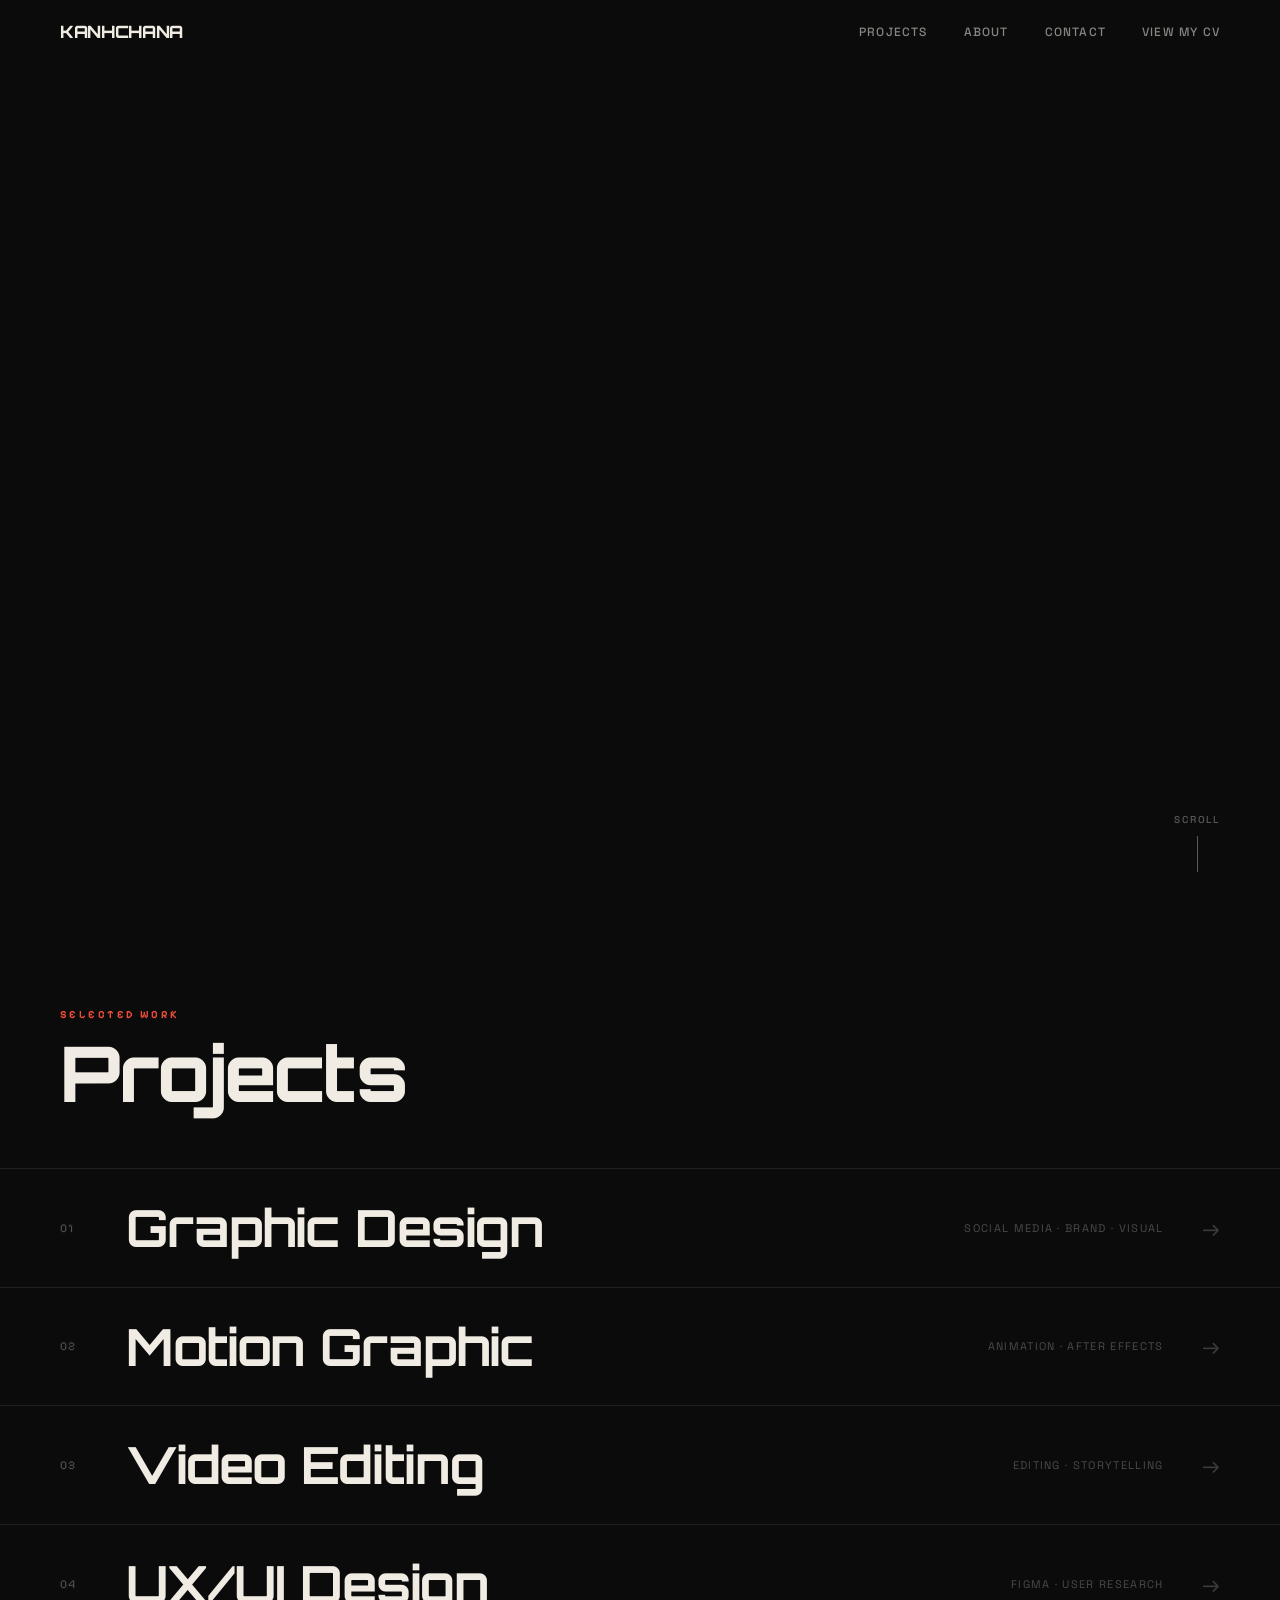
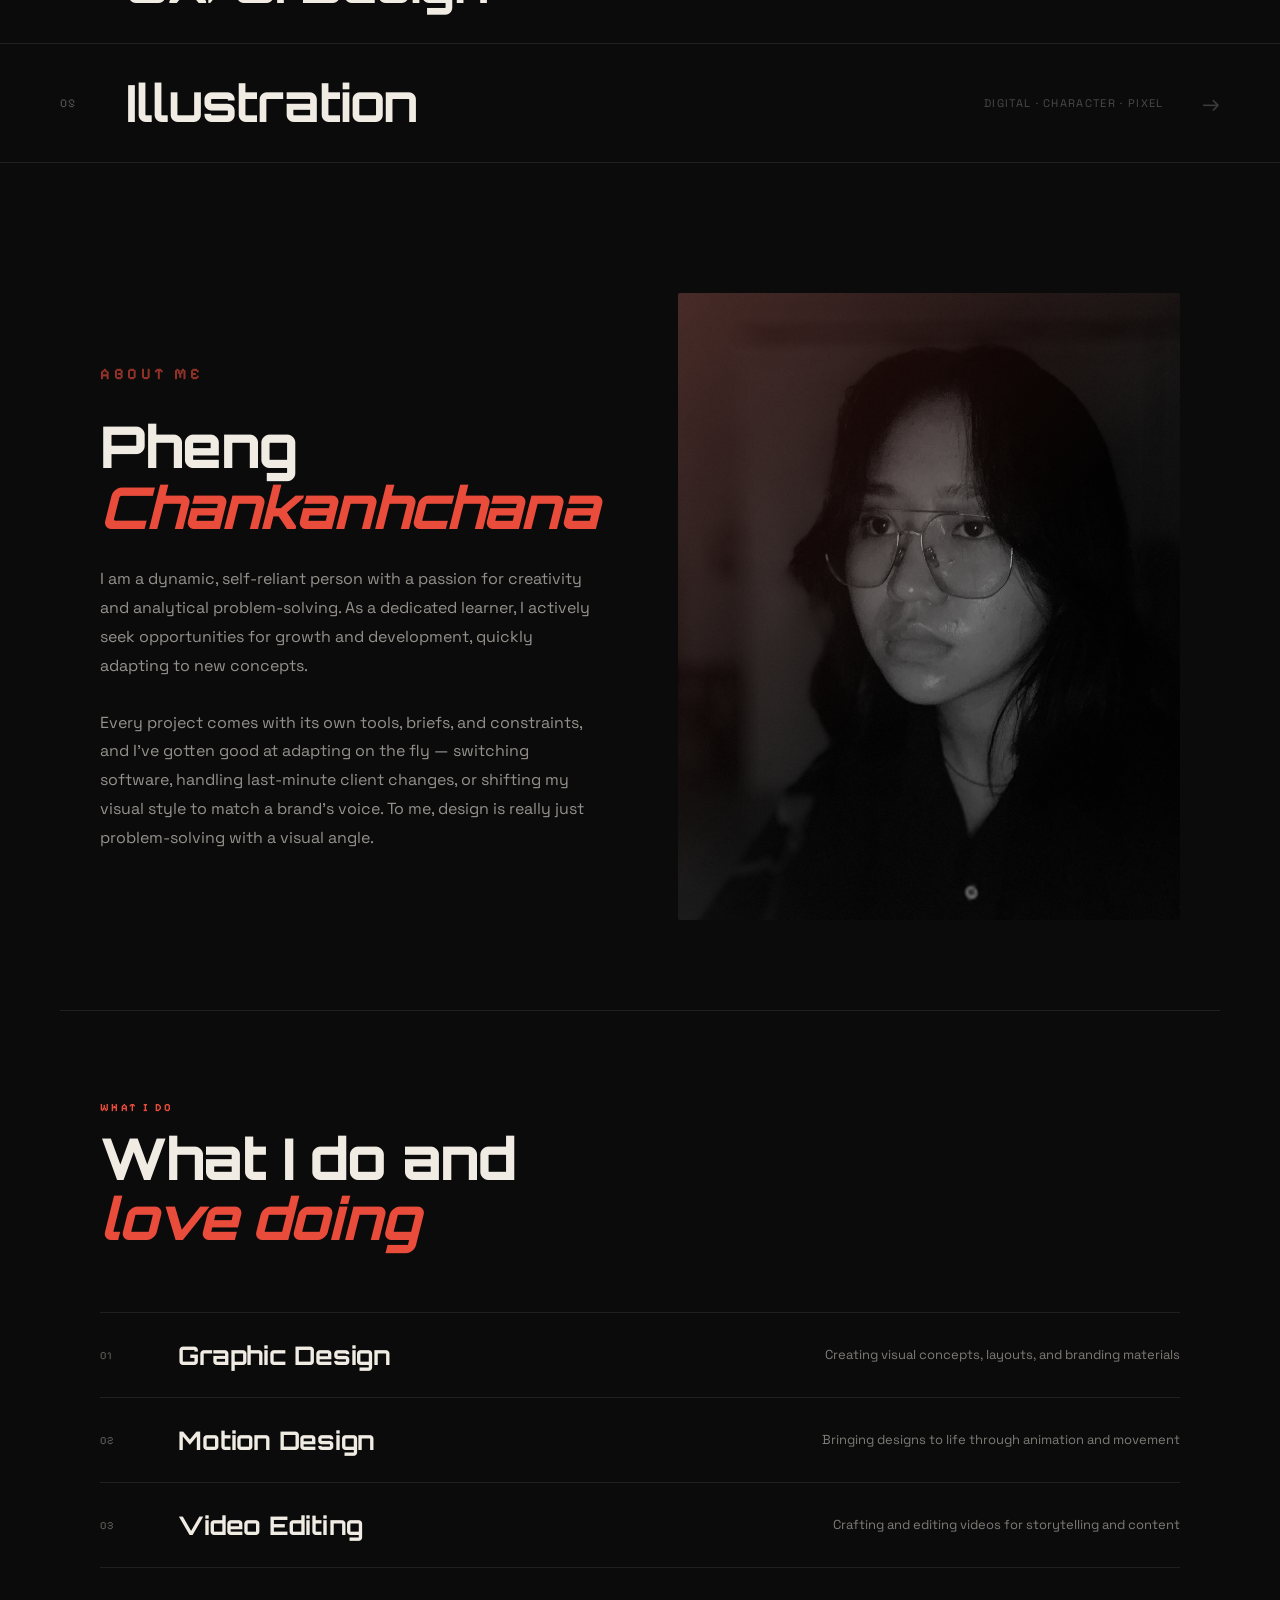
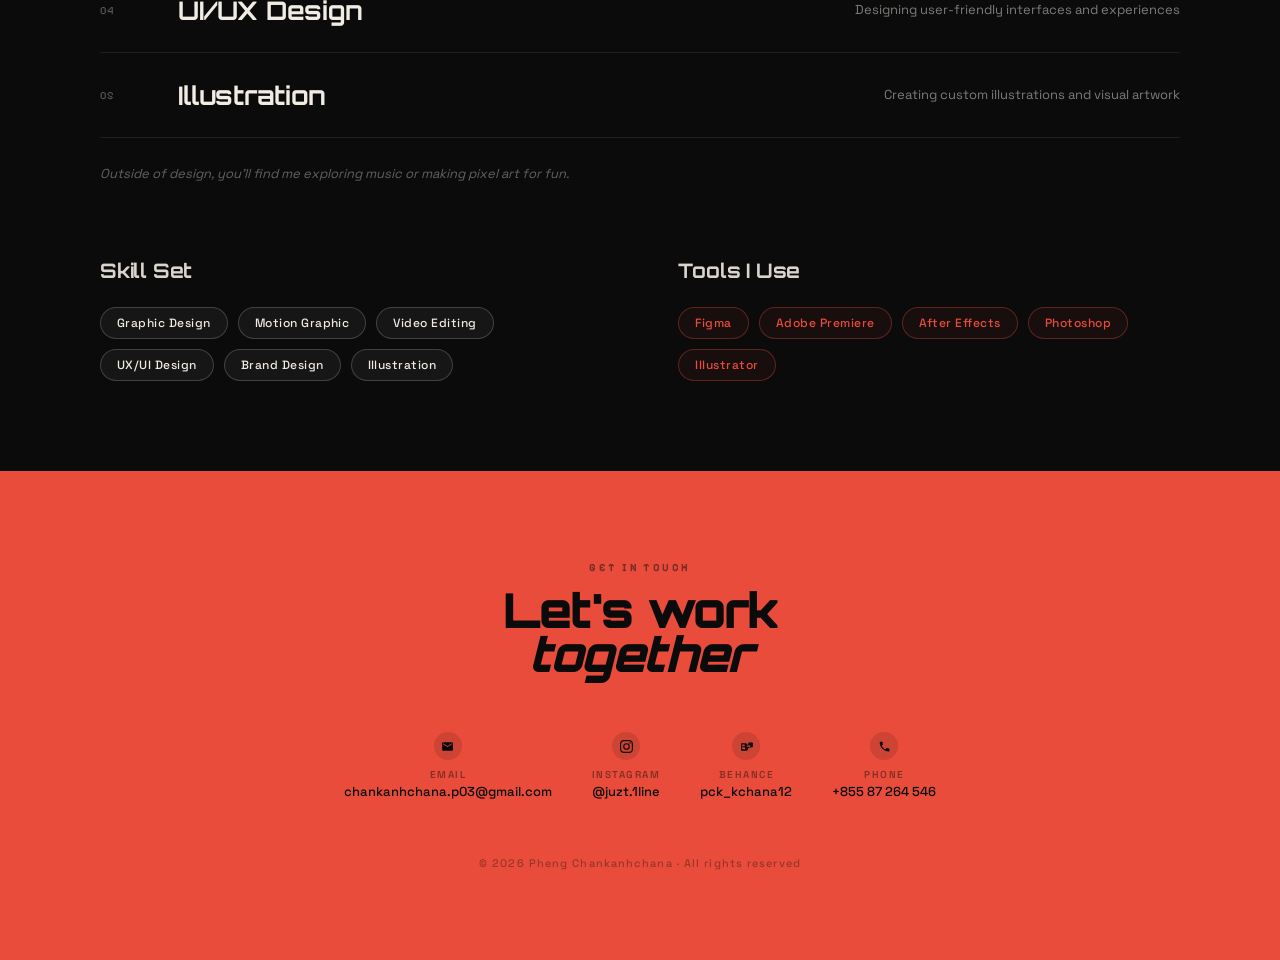
<file: index.html>
<!DOCTYPE html>
<html lang="en">
<head>
<meta charset="UTF-8">
<meta name="viewport" content="width=device-width, initial-scale=1">
<title>Pheng Chankanhchana — Portfolio</title>
<link rel="stylesheet" href="css/style.css">
</head>
<body>

  <!-- ========== Nav ========== -->
  <nav class="nav">
    <span class="nav-logo">KANHCHANA</span>
    <div class="nav-links">
      <a href="#projects">Projects</a>
      <a href="#about">About</a>
      <a href="#contact">Contact</a>
      <a href="https://drive.google.com/drive/folders/1LinIuiikSHTBHTWJwrrX7KjXWoiefVed" target="_blank" rel="noopener noreferrer">View My CV</a>
    </div>
    <button class="nav-hamburger" aria-label="Menu">
      <svg width="22" height="16" viewBox="0 0 22 16" fill="none">
        <rect y="0" width="22" height="2" rx="1" fill="#F0EBE3"/>
        <rect y="7" width="16" height="2" rx="1" fill="#F0EBE3"/>
        <rect y="14" width="22" height="2" rx="1" fill="#F0EBE3"/>
      </svg>
    </button>
  </nav>

  <!-- Mobile nav drawer -->
  <div class="mobile-drawer">
    <a href="#projects">Projects</a>
    <a href="#about">About</a>
    <a href="#contact">Contact</a>
    <a href="https://drive.google.com/drive/folders/1LinIuiikSHTBHTWJwrrX7KjXWoiefVed" target="_blank" rel="noopener noreferrer">View My CV</a>
  </div>

  <!-- ========== Hero ========== -->
  <section class="hero">
    <video autoplay loop muted playsinline>
      <source src="assets/hero/hero-loop.mp4" type="video/mp4">
    </video>
    <div class="hero-overlay"></div>
    <div class="hero-scroll">
      <span>Scroll</span>
      <div class="line"></div>
    </div>
  </section>

  <!-- ========== Projects ========== -->
  <section id="projects">
    <div class="projects-head">
      <p class="label">Selected Work</p>
      <h2>Projects</h2>
    </div>

    <div class="projects-list">
      <button type="button" class="project-row" data-target="graphic-design.html">
        <span class="project-num">01</span>
        <span class="project-label">Graphic Design</span>
        <span class="project-tag">Social Media · Brand · Visual</span>
        <span class="project-arrow">→</span>
      </button>

      <a class="project-row" href="https://drive.google.com/drive/folders/1c89xT83LrtnKR-xdaeWWltZ71cTvD1-R?usp=drive_link" target="_blank" rel="noopener noreferrer">
        <span class="project-num">02</span>
        <span class="project-label">Motion Graphic</span>
        <span class="project-tag">Animation · After Effects</span>
        <span class="project-arrow">→</span>
      </a>

      <a class="project-row" href="https://youtube.com/playlist?list=PLKm4hWALIbMNwXL70ecTVRvN1Q7I55H27&si=TB86DzfEpqq30aw8" target="_blank" rel="noopener noreferrer">
        <span class="project-num">03</span>
        <span class="project-label">Video Editing</span>
        <span class="project-tag">Editing · Storytelling</span>
        <span class="project-arrow">→</span>
      </a>

      <a class="project-row" href="https://drive.google.com/drive/folders/1aHeqR255a6vSwz4xfwzdZCMpikOdCoUR?usp=sharing" target="_blank" rel="noopener noreferrer">
        <span class="project-num">04</span>
        <span class="project-label">UX/UI Design</span>
        <span class="project-tag">Figma · User Research</span>
        <span class="project-arrow">→</span>
      </a>

      <button type="button" class="project-row" data-target="illustration.html">
        <span class="project-num">05</span>
        <span class="project-label">Illustration</span>
        <span class="project-tag">Digital · Character · Pixel</span>
        <span class="project-arrow">→</span>
      </button>

      <div class="rule-bottom"></div>
    </div>
  </section>

  <!-- ========== About ========== -->
  <section id="about">
    <div class="about-copy">
      <p class="label">About Me</p>
      <h2>Pheng<br><em class="em">Chankanhchana</em></h2>
      <p>I am a dynamic, self-reliant person with a passion for creativity and analytical problem-solving. As a dedicated learner, I actively seek opportunities for growth and development, quickly adapting to new concepts.</p>
      <p>Every project comes with its own tools, briefs, and constraints, and I've gotten good at adapting on the fly — switching software, handling last-minute client changes, or shifting my visual style to match a brand's voice. To me, design is really just problem-solving with a visual angle.</p>
    </div>

    <div class="about-photo">
      <img src="assets/profile/profile.png" alt="Pheng Chankanhchana">
    </div>
  </section>

  <div class="rule"></div>

  <!-- ========== What I Do ========== -->
  <section class="whatido">
    <p class="label">What I Do</p>
    <h2>What I do and<br><em class="em">love doing</em></h2>

    <div class="disciplines">
      <div class="discipline-row">
        <span class="discipline-num">01</span>
        <span class="discipline-title">Graphic Design</span>
        <span class="discipline-desc">Creating visual concepts, layouts, and branding materials</span>
      </div>
      <div class="discipline-row">
        <span class="discipline-num">02</span>
        <span class="discipline-title">Motion Design</span>
        <span class="discipline-desc">Bringing designs to life through animation and movement</span>
      </div>
      <div class="discipline-row">
        <span class="discipline-num">03</span>
        <span class="discipline-title">Video Editing</span>
        <span class="discipline-desc">Crafting and editing videos for storytelling and content</span>
      </div>
      <div class="discipline-row">
        <span class="discipline-num">04</span>
        <span class="discipline-title">UI/UX Design</span>
        <span class="discipline-desc">Designing user-friendly interfaces and experiences</span>
      </div>
      <div class="discipline-row">
        <span class="discipline-num">05</span>
        <span class="discipline-title">Illustration</span>
        <span class="discipline-desc">Creating custom illustrations and visual artwork</span>
      </div>
      <div class="disciplines-foot"></div>
      <p class="disciplines-note">Outside of design, you'll find me exploring music or making pixel art for fun.</p>
    </div>

    <div class="skills-tools">
      <div>
        <h3>Skill Set</h3>
        <div class="chip-row">
          <span class="chip">Graphic Design</span>
          <span class="chip">Motion Graphic</span>
          <span class="chip">Video Editing</span>
          <span class="chip">UX/UI Design</span>
          <span class="chip">Brand Design</span>
          <span class="chip">Illustration</span>
        </div>
      </div>
      <div>
        <h3>Tools I Use</h3>
        <div class="chip-row">
          <span class="chip chip--tool">Figma</span>
          <span class="chip chip--tool">Adobe Premiere</span>
          <span class="chip chip--tool">After Effects</span>
          <span class="chip chip--tool">Photoshop</span>
          <span class="chip chip--tool">Illustrator</span>
        </div>
      </div>
    </div>
  </section>

  <!-- ========== Contact / Footer ========== -->
  <footer id="contact" class="contact">
    <div class="contact-inner">
      <div class="contact-head">
        <p class="label">Get In Touch</p>
        <h2>Let's work<br><em class="em" style="color:inherit;">together</em></h2>
      </div>

      <div class="contact-links">
        <a class="contact-link" href="mailto:chankanhchana.p03@gmail.com">
          <div class="contact-icon">
            <svg width="13" height="13" viewBox="0 0 24 24" fill="none"><path d="M20 4H4a2 2 0 00-2 2v12a2 2 0 002 2h16a2 2 0 002-2V6a2 2 0 00-2-2zm0 4l-8 5-8-5V6l8 5 8-5v2z" fill="#0B0B0B"/></svg>
          </div>
          <div>
            <div class="contact-label">Email</div>
            <div class="contact-value">chankanhchana.p03@gmail.com</div>
          </div>
        </a>

        <a class="contact-link" href="https://www.instagram.com/juzt.1line" target="_blank" rel="noopener noreferrer">
          <div class="contact-icon">
            <svg width="13" height="13" viewBox="0 0 20 20" fill="none"><path d="M10 1.8c2.67 0 2.99.01 4.04.06 2.74.12 4 1.4 4.12 4.12.05 1.05.06 1.37.06 4.02s-.01 2.97-.06 4.02c-.12 2.72-1.38 4-4.12 4.12-1.05.05-1.36.06-4.04.06s-2.99-.01-4.04-.06C3.22 17.97 1.96 16.7 1.84 13.98 1.79 12.93 1.78 12.61 1.78 10s.01-2.97.06-4.02C1.96 3.26 3.22 1.97 5.96 1.86 7.01 1.81 7.33 1.8 10 1.8zm0-1.8C7.28 0 6.94.01 5.88.06 2.24.23.23 2.24.06 5.88.01 6.94 0 7.28 0 10s.01 3.06.06 4.12c.17 3.63 2.18 5.65 5.82 5.82C6.94 19.99 7.28 20 10 20s3.06-.01 4.12-.06c3.63-.17 5.65-2.19 5.82-5.82C19.99 13.06 20 12.72 20 10s-.01-3.06-.06-4.12C19.77 2.25 17.76.23 14.12.06 13.06.01 12.72 0 10 0zm0 4.86a5.14 5.14 0 100 10.28A5.14 5.14 0 0010 4.86zm0 8.47a3.33 3.33 0 110-6.66 3.33 3.33 0 010 6.66zm5.34-9.81a1.2 1.2 0 100 2.4 1.2 1.2 0 000-2.4z" fill="#0B0B0B"/></svg>
          </div>
          <div>
            <div class="contact-label">Instagram</div>
            <div class="contact-value">@juzt.1line</div>
          </div>
        </a>

        <a class="contact-link" href="https://www.behance.net/pck_kchana12" target="_blank" rel="noopener noreferrer">
          <div class="contact-icon">
            <svg width="13" height="13" viewBox="0 0 24 24" fill="none"><path d="M7.5 11.5c.83 0 1.5-.67 1.5-1.5S8.33 8.5 7.5 8.5H4v3h3.5zm.5 2H4v3.5h4c.97 0 1.75-.78 1.75-1.75S9.03 13.5 8 13.5zM15 10c-1.1 0-2 .76-2.18 1.75h4.36C16.99 10.76 16.1 10 15 10zM2 6h8.5C12.43 6 14 7.57 14 9.5c0 1.22-.63 2.29-1.57 2.93C14.04 13.03 15 14.4 15 16c0 2.21-1.79 4-4 4H2V6zm13-1h6v1.5h-6V5zm0 4c0-2.76 2.24-5 5-5a5 5 0 010 10h-4.5A2.5 2.5 0 0113 13.5V13h5c-.18.96-1.04 1.69-2.07 1.69C14.75 14.69 14 14 13.7 13H19v-.5c0-1.93-1.57-3.5-3.5-3.5S12 9.57 12 11.5v.5h1V11c0-.55.45-1 1-1z" fill="#0B0B0B"/></svg>
          </div>
          <div>
            <div class="contact-label">Behance</div>
            <div class="contact-value">pck_kchana12</div>
          </div>
        </a>

        <a class="contact-link" href="tel:+85587264546">
          <div class="contact-icon">
            <svg width="13" height="13" viewBox="0 0 24 24" fill="none"><path d="M6.62 10.79a15.05 15.05 0 006.59 6.59l2.2-2.2a1 1 0 011.01-.24 11.47 11.47 0 003.58.57 1 1 0 011 1V20a1 1 0 01-1 1A17 17 0 013 4a1 1 0 011-1h3.5a1 1 0 011 1 11.47 11.47 0 00.57 3.58 1 1 0 01-.25 1.01l-2.2 2.2z" fill="#0B0B0B"/></svg>
          </div>
          <div>
            <div class="contact-label">Phone</div>
            <div class="contact-value">+855 87 264 546</div>
          </div>
        </a>
      </div>

      <p class="contact-copyright">© 2026 Pheng Chankanhchana · All rights reserved</p>
    </div>
  </footer>

  <script src="js/main.js"></script>
  <script>
    // Internal project rows (Graphic Design / Illustration) navigate to their page
    document.querySelectorAll('.project-row[data-target]').forEach((el) => {
      el.addEventListener('click', () => { window.location.href = el.dataset.target; });
    });
  </script>
</body>
</html>
</file>
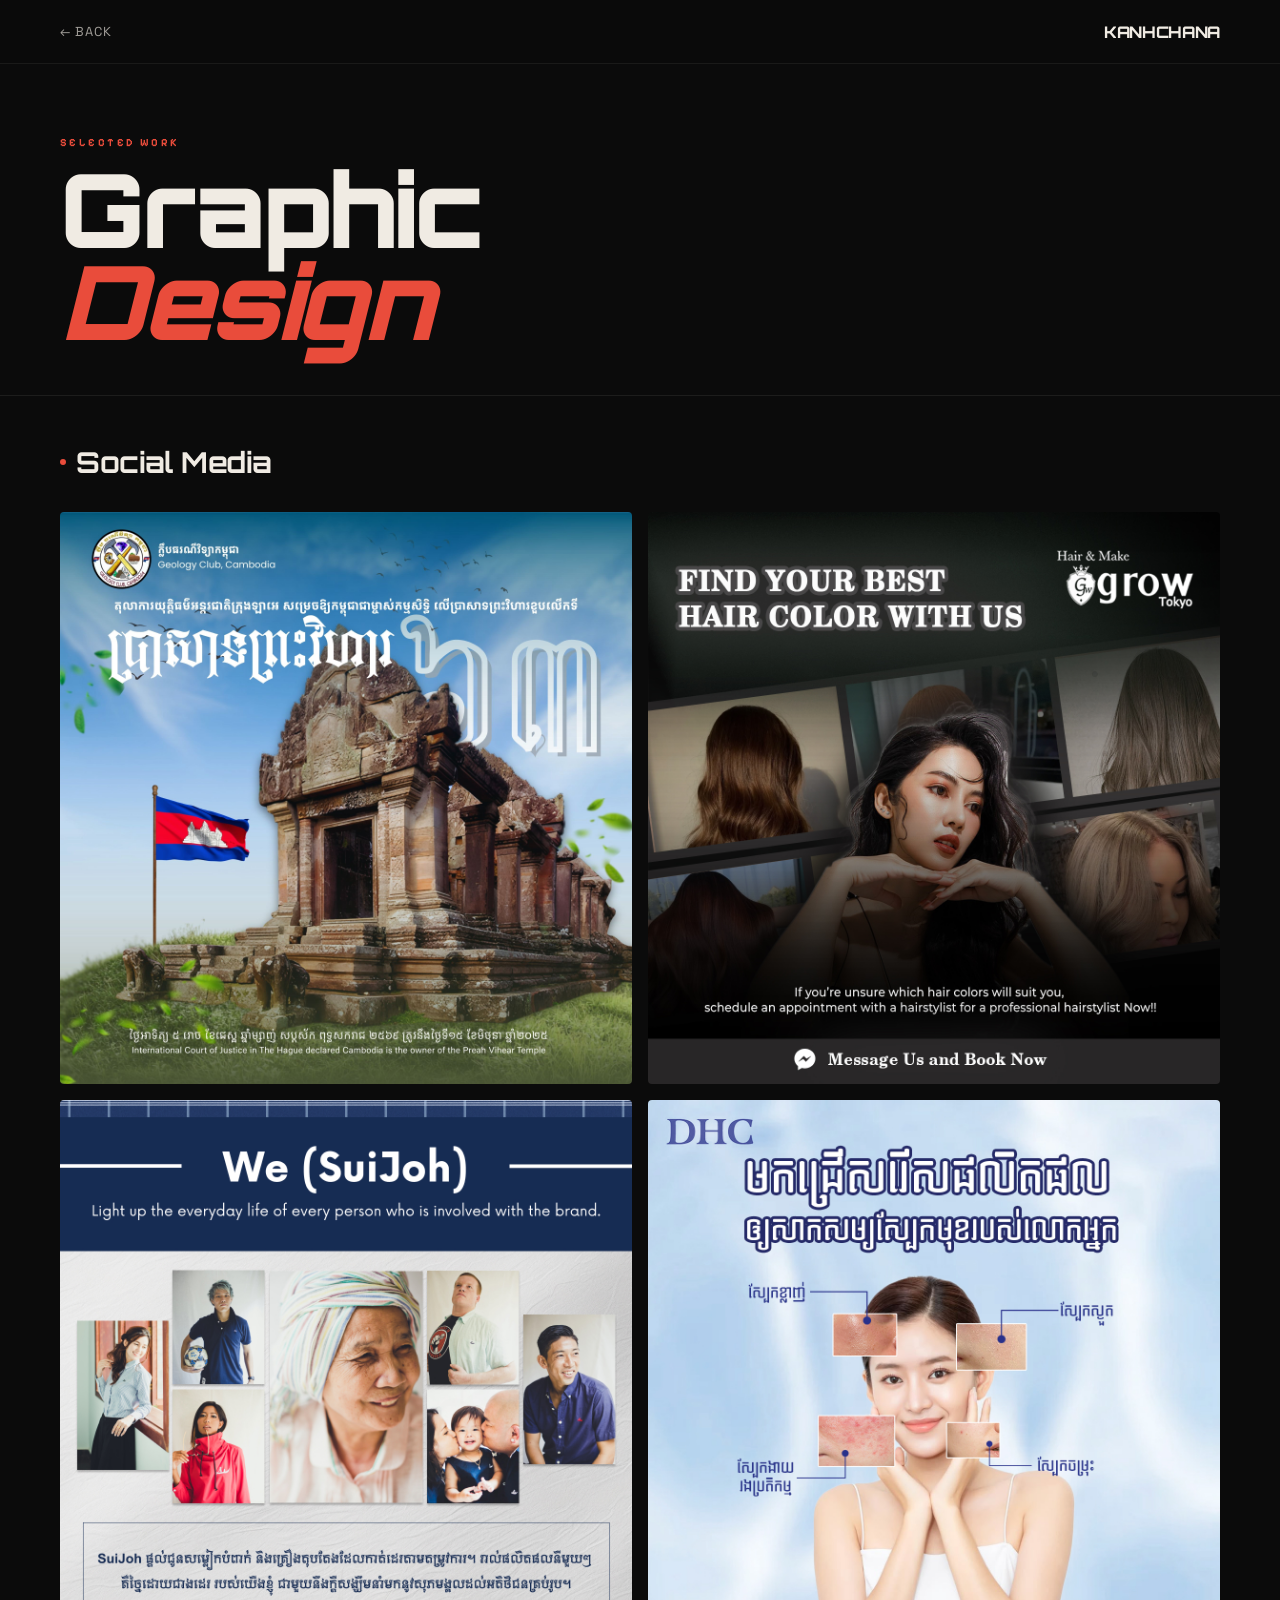
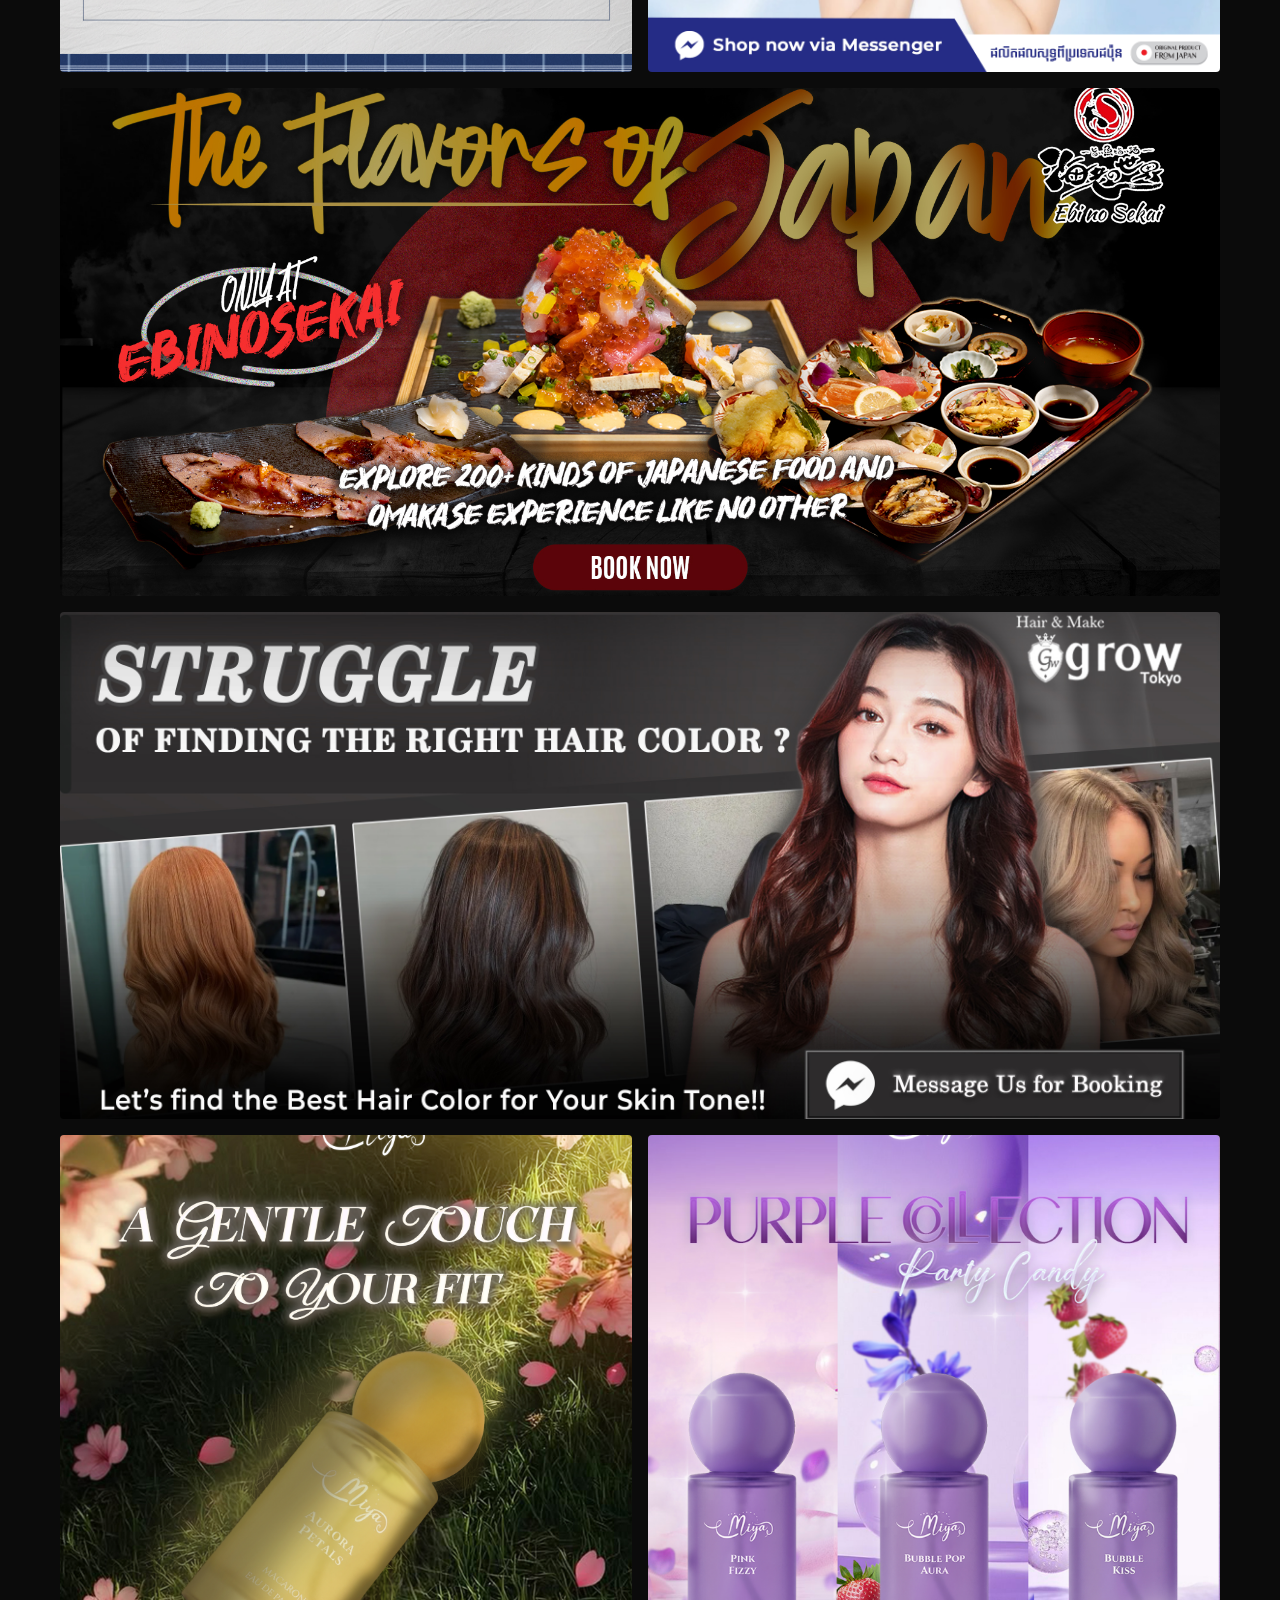
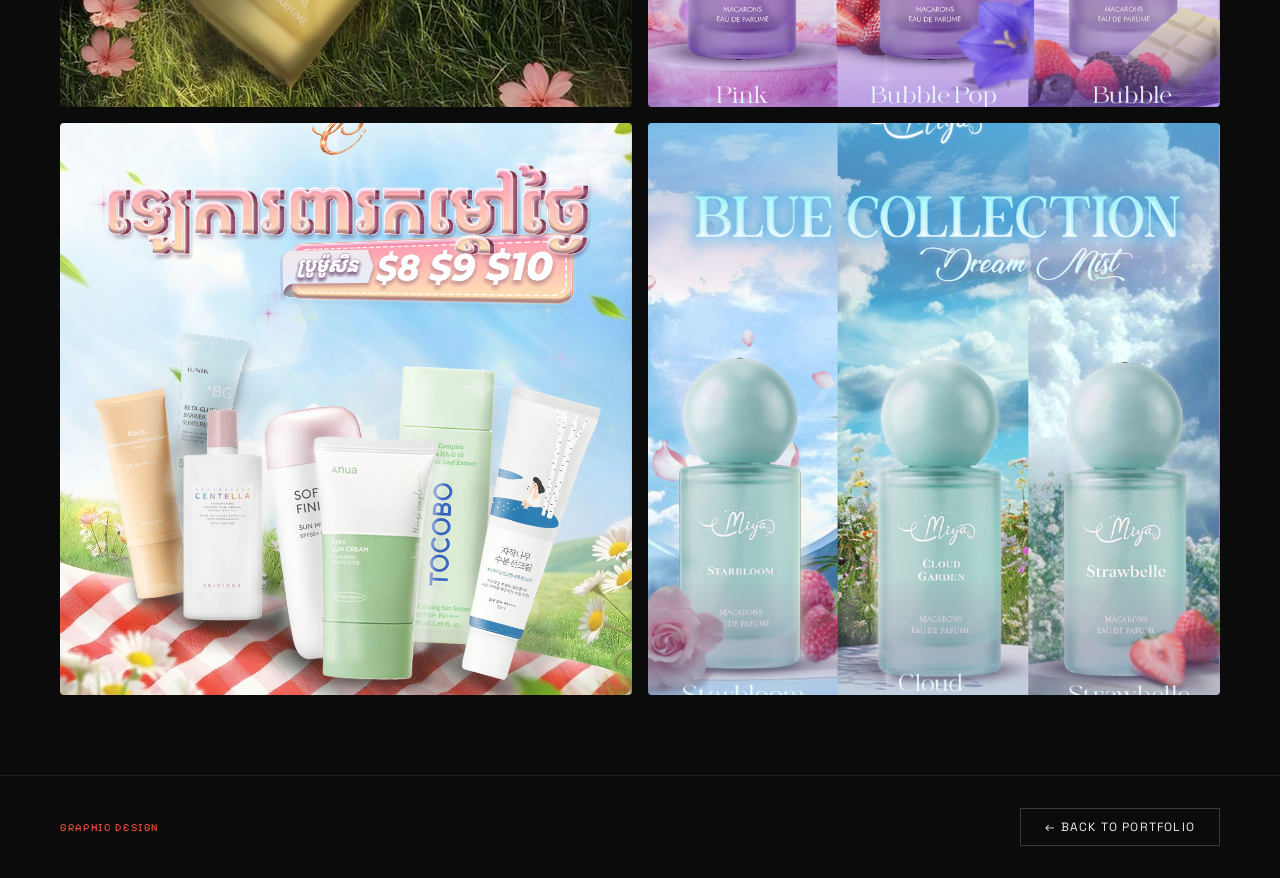
<file: graphic-design.html>
<!DOCTYPE html>
<html lang="en">
<head>
<meta charset="UTF-8">
<meta name="viewport" content="width=device-width, initial-scale=1">
<title>Graphic Design — Pheng Chankanhchana</title>
<link rel="stylesheet" href="css/style.css">
</head>
<body>

  <nav class="nav nav--solid">
    <a class="nav-back" href="index.html">← Back</a>
    <span class="nav-logo">KANHCHANA</span>
  </nav>

  <div class="page-hero">
    <div class="page-hero-inner">
      <p class="label">SELECTED WORK</p>
      <h1>Graphic<br><em class="em">Design</em></h1>
    </div>
  </div>

  <div class="category-head">
    <div class="category-dot"></div>
    <span class="category-title">Social Media</span>
  </div>

  <div class="grid-wrap">
    <div class="grid-2up">
      <div class="tile"><img src="assets/graphic-design/graphic-01.png" alt="Graphic design work"></div>
      <div class="tile"><img src="assets/graphic-design/graphic-02.png" alt="Graphic design work"></div>
    </div>

    <div class="grid-2up">
      <div class="tile"><img src="assets/graphic-design/graphic-03.png" alt="Graphic design work"></div>
      <div class="tile"><img src="assets/graphic-design/graphic-04.png" alt="Graphic design work"></div>
    </div>

    <div class="tile-wide"><img src="assets/graphic-design/graphic-05.png" alt="Graphic design work"></div>
    <div class="tile-wide"><img src="assets/graphic-design/graphic-06.png" alt="Graphic design work"></div>

    <div class="grid-2up">
      <div class="tile"><img src="assets/graphic-design/graphic-07.png" alt="Graphic design work"></div>
      <div class="tile"><img src="assets/graphic-design/graphic-08.png" alt="Graphic design work"></div>
    </div>

    <div class="grid-2up">
      <div class="tile"><img src="assets/graphic-design/graphic-09.png" alt="Graphic design work"></div>
      <div class="tile"><img src="assets/graphic-design/graphic-10.png" alt="Graphic design work"></div>
    </div>
  </div>

  <div class="page-footer">
    <span class="page-footer-label">GRAPHIC DESIGN</span>
    <a class="btn-outline" href="index.html">← Back to Portfolio</a>
  </div>

</body>
</html>
</file>
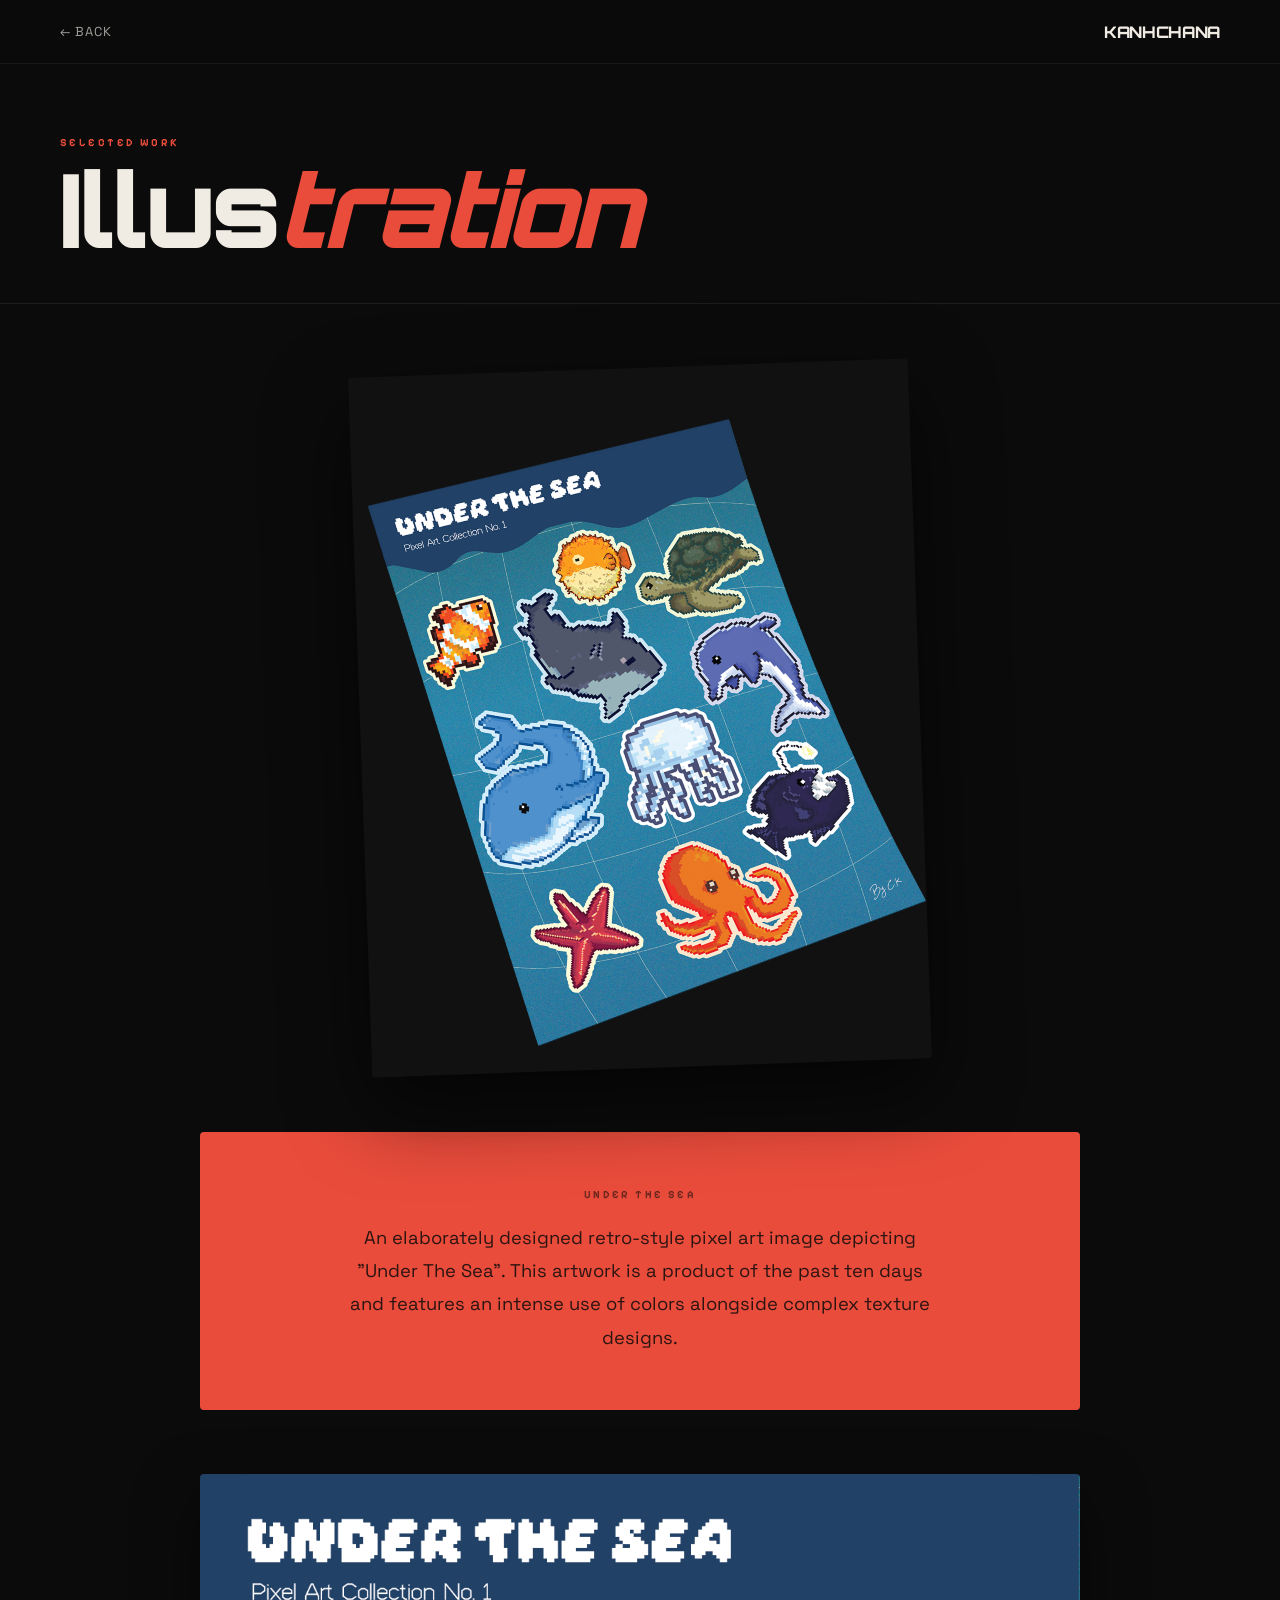
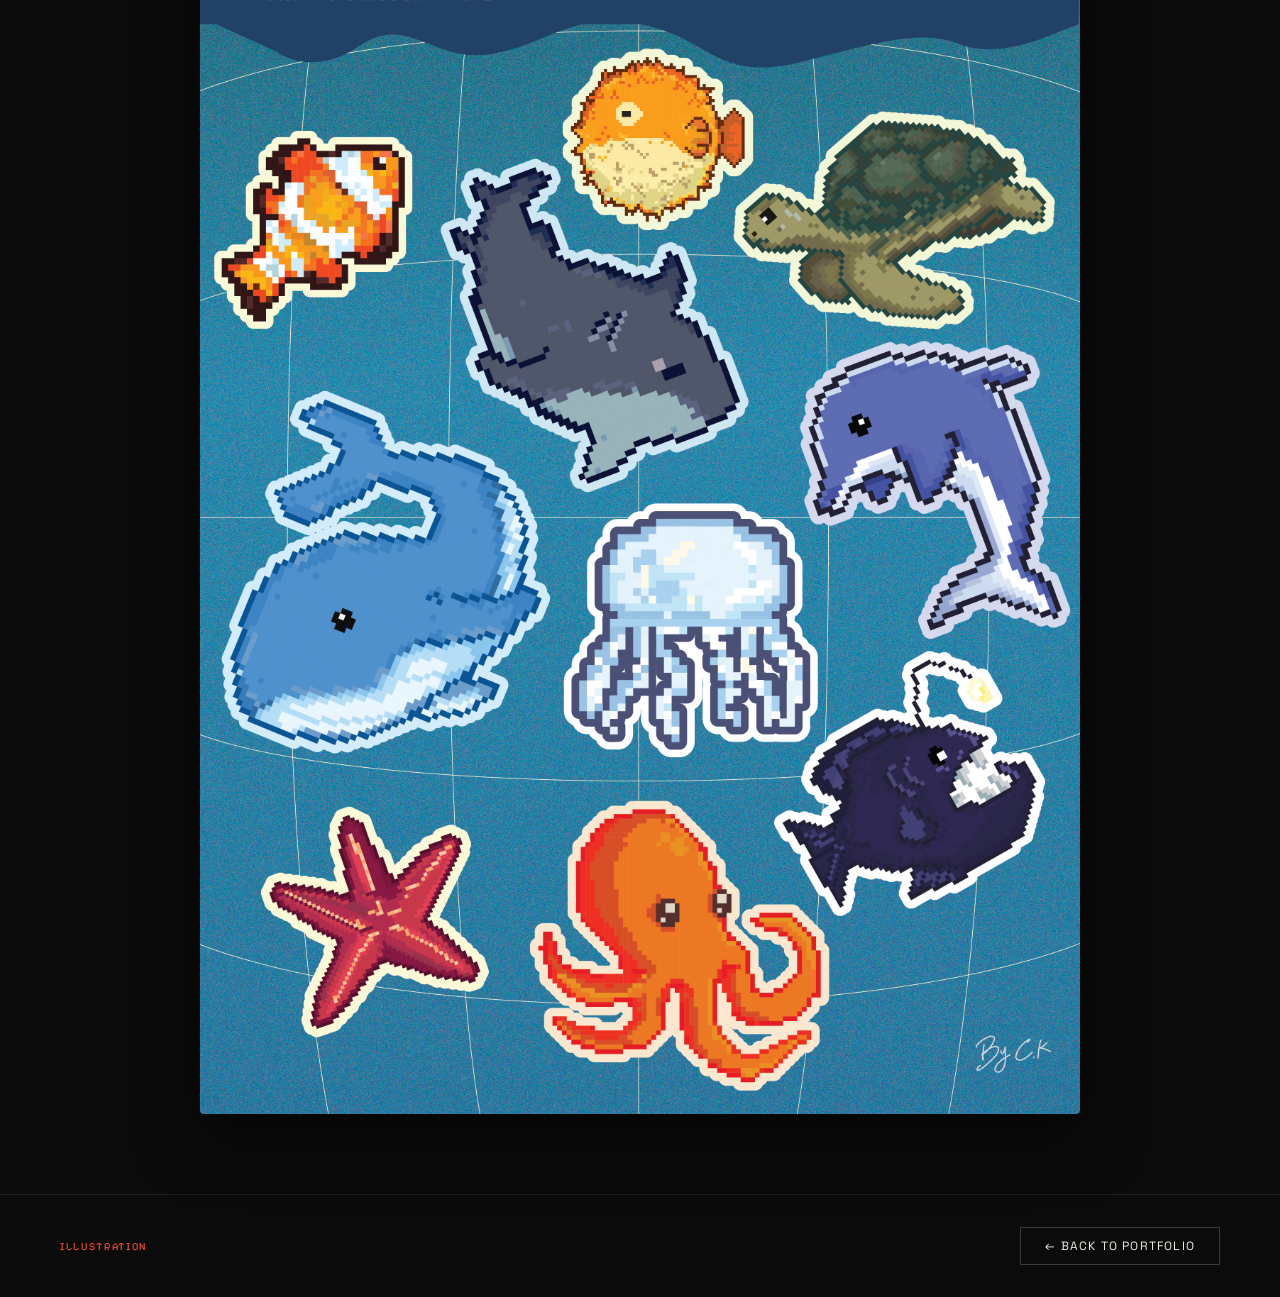
<file: illustration.html>
<!DOCTYPE html>
<html lang="en">
<head>
<meta charset="UTF-8">
<meta name="viewport" content="width=device-width, initial-scale=1">
<title>Illustration — Pheng Chankanhchana</title>
<link rel="stylesheet" href="css/style.css">
</head>
<body>

  <nav class="nav nav--solid">
    <a class="nav-back" href="index.html">← Back</a>
    <span class="nav-logo">KANHCHANA</span>
  </nav>

  <div class="page-hero">
    <div class="page-hero-inner">
      <p class="label">SELECTED WORK</p>
      <h1>Illus<em class="em">tration</em></h1>
    </div>
  </div>

  <div class="illustration-content">
    <div class="sticker-wrap">
      <div class="sticker-frame">
        <img src="assets/illustration/sticker-sheet.png" alt="Under The Sea — sticker sheet mockup">
      </div>
    </div>

    <div class="illustration-desc">
      <p class="label">UNDER THE SEA</p>
      <p class="body">An elaborately designed retro-style pixel art image depicting "Under The Sea". This artwork is a product of the past ten days and features an intense use of colors alongside complex texture designs.</p>
    </div>

    <div class="illustration-full">
      <img src="assets/illustration/full-illustration.png" alt="Under The Sea — full illustration">
    </div>
  </div>

  <div class="page-footer">
    <span class="page-footer-label">ILLUSTRATION</span>
    <a class="btn-outline" href="index.html">← Back to Portfolio</a>
  </div>

</body>
</html>
</file>
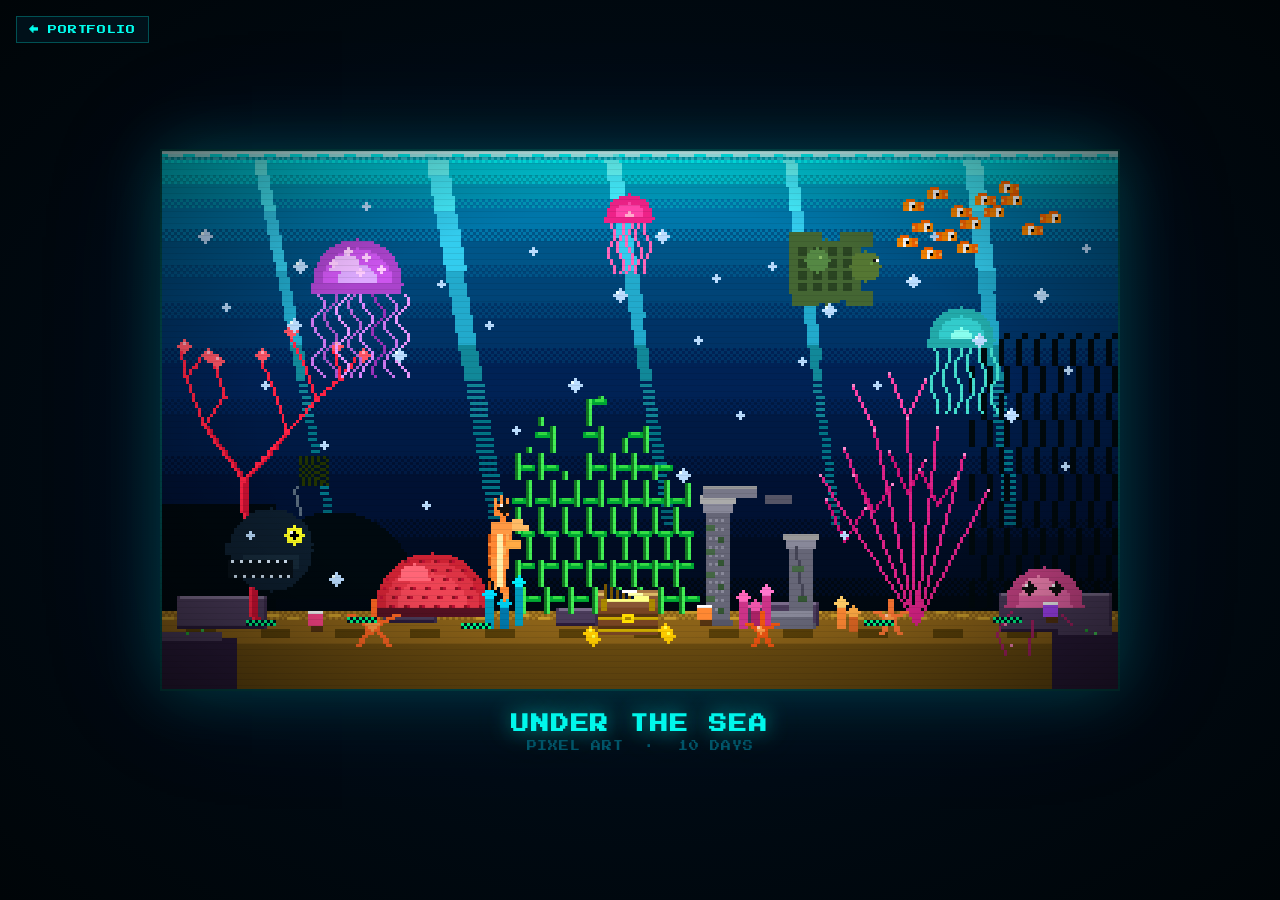
<file: sea.html>
<!DOCTYPE html>
<html lang="en">
<head>
<meta charset="UTF-8">
<meta name="viewport" content="width=device-width, initial-scale=1">
<title>Under The Sea — Pixel Art</title>
<link rel="stylesheet" href="css/style.css">
</head>
<body>

  <a class="sea-back" href="index.html">← PORTFOLIO</a>

  <div class="sea-page">
    <div class="sea-canvas-wrap">
      <canvas id="sea-canvas"></canvas>
      <div class="sea-scanlines"></div>
      <div class="sea-vignette"></div>
    </div>

    <div class="sea-title-wrap">
      <h1 class="sea-title">UNDER THE SEA</h1>
      <p class="sea-subtitle">PIXEL ART &nbsp;·&nbsp; 10 DAYS</p>
    </div>
  </div>

  <script src="js/sea.js"></script>
</body>
</html>
</file>
<file: css/style.css>
/* ============================================================
   KANHCHANA — Portfolio site
   Shared stylesheet (converted from React/Tailwind to plain CSS)
   ============================================================ */

@import url('https://fonts.googleapis.com/css2?family=Orbitron:wght@400;700;800;900&display=swap');
@import url('https://fonts.googleapis.com/css2?family=Space+Grotesk:wght@300;400;500;600&display=swap');
@import url('https://fonts.googleapis.com/css2?family=Press+Start+2P&display=swap');
@import url('https://fonts.googleapis.com/css2?family=Pixelify+Sans:wght@400;500;600;700&display=swap');
@import url('https://fonts.googleapis.com/css2?family=VT323&display=swap');

/* ---------- Design tokens ---------- */
:root {
  --red: #E94C3B;
  --bg: #0B0B0B;
  --fg: #F0EBE3;
  --serif: 'Orbitron', sans-serif;
  --sans: 'Space Grotesk', system-ui, sans-serif;
  --pixel: 'Pixelify Sans', monospace;

  /* Hero height (desktop / tablet default) */
  --hero-h: 100vh;
}
@supports (height: 100svh) { :root { --hero-h: 100svh; } }
@supports (height: 100dvh) { :root { --hero-h: 100dvh; } }

/* ---------- Reset ---------- */
* { box-sizing: border-box; }
html, body { margin: 0; padding: 0; }
html { scroll-behavior: smooth; }
body {
  background: var(--bg);
  color: var(--fg);
  font-family: var(--sans);
  min-height: 100vh;
  overflow-x: hidden;
}
img { max-width: 100%; }
a { color: inherit; }
::-webkit-scrollbar { width: 0; height: 0; }

.em { font-style: italic; color: var(--red); }

/* ---------- Nav ---------- */
.nav {
  position: fixed;
  top: 0; left: 0; right: 0;
  z-index: 100;
  padding: 0 clamp(20px, 5vw, 60px);
  height: 64px;
  display: flex;
  align-items: center;
  justify-content: space-between;
  background: transparent;
  border-bottom: 1px solid transparent;
  transition: background 0.35s, border-color 0.35s;
}
.nav.scrolled {
  background: rgba(11, 11, 11, 0.92);
  backdrop-filter: blur(16px);
  border-bottom-color: rgba(240, 235, 227, 0.07);
}
.nav--solid {
  background: rgba(11, 11, 11, 0.92);
  backdrop-filter: blur(16px);
  border-bottom-color: rgba(240, 235, 227, 0.07);
}
.nav-logo {
  font-family: var(--serif);
  font-weight: 800;
  font-size: 17px;
  letter-spacing: -0.02em;
  color: var(--fg);
  text-decoration: none;
}
.nav--solid .nav-logo { font-size: 16px; }
.nav-links { display: flex; gap: 36px; }
.nav-links a {
  font-size: 12px;
  letter-spacing: 0.1em;
  text-transform: uppercase;
  color: var(--fg);
  opacity: 0.55;
  text-decoration: none;
  transition: opacity 0.2s;
  font-weight: 500;
}
.nav-links a:hover { opacity: 1; }
.nav-back {
  background: none; border: none; cursor: pointer; padding: 0;
  display: flex; align-items: center; gap: 10px;
  color: var(--fg);
  font-family: var(--sans);
  font-size: 13px;
  letter-spacing: 0.08em;
  text-transform: uppercase;
  opacity: 0.65;
  transition: opacity 0.2s;
  text-decoration: none;
}
.nav-back:hover { opacity: 1; }

.nav-hamburger {
  display: none;
  background: none; border: none; color: var(--fg);
  cursor: pointer; padding: 8px;
}
@media (max-width: 680px) {
  .nav-links { display: none !important; }
  .nav-hamburger { display: block !important; }
}

.mobile-drawer {
  position: fixed; inset: 0; z-index: 90;
  background: rgba(11, 11, 11, 0.97);
  display: none;
  flex-direction: column; align-items: center; justify-content: center; gap: 40px;
}
.mobile-drawer.open { display: flex; }
.mobile-drawer a {
  font-family: var(--serif);
  font-size: clamp(2.5rem, 10vw, 4rem);
  font-weight: 700;
  color: var(--fg);
  text-decoration: none;
  letter-spacing: -0.02em;
}

/* ---------- Hero ---------- */
.hero {
  position: relative;
  width: 100%;
  height: var(--hero-h);
  overflow: hidden;
}
.hero video {
  position: absolute;
  inset: 0;
  width: 100%;
  height: 100%;
  object-fit: cover;
  object-position: center center;
  display: block;
}
.hero-overlay {
  position: absolute;
  inset: 0;
  background: linear-gradient(to bottom, rgba(11,11,11,0.15) 0%, rgba(11,11,11,0.35) 50%, var(--bg) 100%);
}
.hero-scroll {
  position: absolute;
  bottom: 28px;
  right: clamp(20px, 5vw, 60px);
  display: flex; flex-direction: column; align-items: center; gap: 10px;
  opacity: 0.35;
}
.hero-scroll span {
  font-size: 10px; letter-spacing: 0.18em; text-transform: uppercase; font-weight: 500;
}
.hero-scroll .line { width: 1px; height: 36px; background: var(--fg); }

/*
 * MOBILE FIX — hero video used to get badly cropped on phones.
 * The hero used to force a fixed viewport-height box (60dvh / 50dvh) while
 * staying full width. Because the video's own frame is much wider than it
 * is tall, squeezing it into a short, narrow box made object-fit:cover
 * zoom in hard and crop out the sides (cutting off the on-screen text and
 * a chunk of the monitor).
 *
 * Fix: on phones we size the hero box using the video's OWN aspect ratio
 * (1280 / 950) instead of a fixed height. That way object-fit:cover has
 * nothing left to crop — the full frame fits edge to edge. A max-height
 * is kept only as a safety cap for unusually short/wide devices.
 */
@media (max-width: 768px) {
  .hero {
    height: auto;
    aspect-ratio: 1280 / 950;
    max-height: 78dvh;
    min-height: 200px;
  }
}

/* ---------- Section label ---------- */
.label {
  font-family: var(--pixel);
  font-weight: 700;
  font-size: 11px;
  letter-spacing: 0.22em;
  color: var(--red);
  margin: 0 0 14px;
  text-transform: uppercase;
}

/* ---------- Projects list ---------- */
#projects { padding-top: clamp(80px, 12vh, 140px); padding-bottom: 40px; }
.projects-head { padding: 0 clamp(20px, 5vw, 60px); margin-bottom: 56px; }
.projects-head h2 {
  font-family: var(--serif); font-weight: 800;
  font-size: clamp(2.5rem, 6vw, 5.5rem);
  line-height: 1; letter-spacing: -0.025em; margin: 0;
}
.project-row {
  display: flex; align-items: center; width: 100%;
  gap: clamp(16px, 3vw, 48px);
  padding: clamp(20px, 3vw, 32px) clamp(20px, 5vw, 60px);
  border-top: 1px solid rgba(240,235,227,0.09);
  text-decoration: none; color: var(--fg);
  background: transparent;
  transition: background 0.22s ease, color 0.22s ease;
  cursor: pointer; border-left: none; border-right: none; border-bottom: none;
  text-align: left; font: inherit;
}
.project-row:last-of-type { }
.projects-list .rule-bottom { border-top: 1px solid rgba(240,235,227,0.09); }
.project-row:hover { background: var(--red); color: var(--bg); }
.project-num {
  font-family: var(--pixel); font-size: 12px; opacity: 0.3;
  letter-spacing: 0.1em; min-width: 28px; transition: opacity 0.22s;
}
.project-row:hover .project-num { opacity: 0.6; }
.project-label {
  font-family: var(--serif); font-weight: 700;
  font-size: clamp(1.6rem, 4vw, 3.8rem);
  letter-spacing: -0.02em; line-height: 1.05; flex: 1;
}
.project-tag {
  font-size: 11px; letter-spacing: 0.12em; text-transform: uppercase;
  opacity: 0.28; transition: opacity 0.22s; flex-shrink: 0;
}
.project-row:hover .project-tag { opacity: 0.7; }
.project-arrow {
  font-size: 22px; flex-shrink: 0; opacity: 0.22;
  transform: translateX(0); transition: transform 0.22s, opacity 0.22s;
}
.project-row:hover .project-arrow { opacity: 1; transform: translateX(6px); }
@media (max-width: 600px) {
  .project-tag { display: none !important; }
}

/* ---------- About ---------- */
#about {
  padding: clamp(80px, 10vh, 120px) clamp(20px, 5vw, 60px);
  display: grid;
  grid-template-columns: repeat(auto-fit, minmax(min(100%, 320px), 1fr));
  gap: clamp(48px, 6vw, 80px);
  max-width: 1200px; margin: 0 auto;
}
.about-copy { display: flex; flex-direction: column; justify-content: center; gap: 28px; }
.about-copy h2 {
  font-family: var(--serif); font-weight: 800;
  font-size: clamp(2rem, 4.5vw, 3.8rem);
  line-height: 1.05; letter-spacing: -0.02em; margin: 0;
}
.about-copy p { font-size: 16px; line-height: 1.8; opacity: 0.6; margin: 0; }
.about-photo {
  position: relative; border-radius: 2px; overflow: hidden;
  aspect-ratio: 4 / 5; background: #1a1a1a; min-height: 300px;
}
.about-photo img { width: 100%; height: 100%; object-fit: cover; display: block; }
.about-photo::after {
  content: ''; position: absolute; inset: 0;
  background: linear-gradient(135deg, rgba(233,76,59,0.18) 0%, transparent 55%);
}
.rule {
  border-top: 1px solid rgba(240,235,227,0.09);
  margin: 0 clamp(20px, 5vw, 60px);
}

/* ---------- What I Do ---------- */
.whatido {
  padding: clamp(80px, 10vh, 120px) clamp(20px, 5vw, 60px);
  max-width: 1200px; margin: 0 auto; width: 100%;
}
.whatido h2 {
  font-family: var(--serif); font-weight: 800;
  font-size: clamp(2rem, 4.5vw, 3.8rem);
  line-height: 1.05; letter-spacing: -0.02em; margin: 0 0 64px;
}
.disciplines { margin-bottom: 72px; }
.discipline-row {
  display: grid; grid-template-columns: 40px 1fr 1fr;
  align-items: center; gap: clamp(12px, 3vw, 40px);
  padding: clamp(16px, 2.5vw, 26px) 0;
  border-top: 1px solid rgba(240,235,227,0.09);
}
.discipline-num { font-family: var(--pixel); font-size: 11px; opacity: 0.35; letter-spacing: 0.1em; }
.discipline-title { font-family: var(--serif); font-weight: 700; font-size: clamp(0.95rem, 2.5vw, 1.6rem); letter-spacing: -0.01em; }
.discipline-desc { font-size: 13px; line-height: 1.7; opacity: 0.5; text-align: right; }
.disciplines-foot {
  border-top: 1px solid rgba(240,235,227,0.09);
}
.disciplines-note { font-size: 13px; line-height: 1.8; opacity: 0.38; margin: 24px 0 0; font-style: italic; }
@media (max-width: 640px) {
  .discipline-row { grid-template-columns: 28px 1fr !important; row-gap: 4px !important; }
  .discipline-desc { grid-column: 2 / -1; text-align: left !important; font-size: 12px !important; }
}

.skills-tools {
  display: grid;
  grid-template-columns: repeat(auto-fit, minmax(min(100%, 280px), 1fr));
  gap: clamp(40px, 6vw, 80px);
}
.skills-tools h3 {
  font-family: var(--serif); font-weight: 700; font-size: 20px;
  letter-spacing: -0.01em; margin: 0 0 24px; opacity: 0.9;
}
.chip-row { display: flex; flex-wrap: wrap; gap: 10px; }
.chip {
  font-size: 12px; font-weight: 500; letter-spacing: 0.04em;
  color: var(--fg); border: 1px solid rgba(240,235,227,0.2);
  border-radius: 999px; padding: 7px 16px;
  background: rgba(240,235,227,0.05);
}
.chip--tool {
  color: var(--red); border-color: rgba(233,76,59,0.35);
  background: rgba(233,76,59,0.06);
}

/* ---------- Contact / footer ---------- */
.contact {
  background: var(--red);
  padding: clamp(60px, 10vh, 100px) clamp(20px, 5vw, 60px);
}
.contact-inner {
  max-width: 1200px; margin: 0 auto;
  display: flex; flex-direction: column; align-items: center; gap: 56px;
}
.contact-head { text-align: center; }
.contact-head .label { color: rgba(11,11,11,0.5); }
.contact-head h2 {
  font-family: var(--serif); font-weight: 900;
  font-size: clamp(1.5rem, 4vw, 3rem); color: var(--bg);
  line-height: 0.92; letter-spacing: -0.03em; margin: 0;
}
.contact-links { display: flex; flex-wrap: wrap; gap: clamp(20px, 4vw, 40px); justify-content: center; }
.contact-link {
  text-decoration: none; display: flex; flex-direction: column;
  align-items: center; gap: 8px; transition: opacity 0.2s;
}
.contact-link:hover { opacity: 0.7; }
.contact-icon {
  width: 28px; height: 28px; border-radius: 50%;
  background: rgba(11,11,11,0.12);
  display: flex; align-items: center; justify-content: center; flex-shrink: 0;
}
.contact-label {
  font-size: 10px; letter-spacing: 0.15em; text-transform: uppercase;
  color: rgba(11,11,11,0.45); font-weight: 600; margin-bottom: 2px; text-align: center;
}
.contact-value {
  font-family: var(--sans); font-weight: 500; color: var(--bg);
  font-size: 13px; word-break: break-all; text-align: center;
}
.contact-copyright { font-size: 11px; color: rgba(11,11,11,0.35); letter-spacing: 0.1em; margin: 0; font-weight: 500; }

/* ============================================================
   Sub-pages: Graphic Design / Illustration
   ============================================================ */
.page-hero { padding-top: 64px; }
.page-hero-inner {
  padding: clamp(60px, 8vh, 100px) clamp(20px, 5vw, 60px) 48px;
  border-bottom: 1px solid rgba(240,235,227,0.08);
}
.page-hero-inner h1 {
  font-family: var(--serif); font-weight: 900;
  font-size: clamp(3rem, 8vw, 7rem);
  line-height: 0.9; letter-spacing: -0.03em; margin: 0;
}

.category-head { padding: 48px clamp(20px, 5vw, 60px) 32px; display: inline-flex; align-items: center; gap: 10px; }
.category-dot { width: 6px; height: 6px; border-radius: 50%; background: var(--red); }
.category-title { font-family: var(--serif); font-weight: 700; font-size: clamp(1.2rem, 2.5vw, 1.8rem); letter-spacing: -0.01em; }

.grid-wrap { padding: 0 clamp(20px, 5vw, 60px) 80px; display: flex; flex-direction: column; gap: 16px; }
.grid-2up { display: grid; grid-template-columns: repeat(auto-fit, minmax(min(100%, 280px), 1fr)); gap: 16px; }
.tile { border-radius: 4px; overflow: hidden; background: #111; aspect-ratio: 1 / 1; }
.tile-wide { border-radius: 4px; overflow: hidden; background: #111; aspect-ratio: 16 / 7; }
.tile img, .tile-wide img {
  width: 100%; height: 100%; object-fit: cover; display: block;
  transition: transform 0.4s ease;
}
.tile:hover img, .tile-wide:hover img { transform: scale(1.03); }
.tile-wide:hover img { transform: scale(1.02); }

.page-footer {
  border-top: 1px solid rgba(240,235,227,0.08);
  padding: 32px clamp(20px, 5vw, 60px);
  display: flex; justify-content: space-between; align-items: center;
  flex-wrap: wrap; gap: 16px;
}
.page-footer-label { font-family: var(--pixel); font-size: 11px; letter-spacing: 0.15em; color: var(--red); }
.btn-outline {
  background: none; border: 1px solid rgba(240,235,227,0.2); color: var(--fg);
  font-family: var(--sans); font-size: 12px;
  letter-spacing: 0.1em; text-transform: uppercase; padding: 10px 24px;
  cursor: pointer; transition: border-color 0.2s, color 0.2s; text-decoration: none;
  display: inline-block;
}
.btn-outline:hover { border-color: var(--red); color: var(--red); }

/* Illustration page specific */
.illustration-content {
  padding: 64px clamp(20px, 5vw, 60px) 80px;
  display: flex; flex-direction: column; gap: 64px;
  max-width: 1000px; margin: 0 auto;
}
.sticker-wrap { display: flex; justify-content: center; }
.sticker-frame {
  border-radius: 4px; overflow: hidden; background: #111;
  width: min(560px, 100%);
  transform: rotate(-2deg);
  box-shadow: 0 32px 80px rgba(0,0,0,0.6);
}
.sticker-frame img { width: 100%; display: block; }
.illustration-desc {
  background: var(--red); border-radius: 4px;
  padding: clamp(32px, 5vw, 56px);
  display: flex; flex-direction: column; align-items: center;
  text-align: center;
}
.illustration-desc .label { color: rgba(11,11,11,0.55); margin: 0 0 20px; }
.illustration-desc p.body {
  font-family: var(--sans);
  font-size: clamp(0.95rem, 2vw, 1.15rem); line-height: 1.8;
  color: rgba(11,11,11,0.85); margin: 0; max-width: 600px;
}
.illustration-full {
  border-radius: 4px; overflow: hidden; background: #111;
  box-shadow: 0 24px 60px rgba(0,0,0,0.5);
}
.illustration-full img { width: 100%; display: block; }

/* ============================================================
   Pixel-art "Under the Sea" page
   ============================================================ */
.sea-page {
  min-height: 100vh;
  display: flex; flex-direction: column; align-items: center; justify-content: center;
  gap: 24px; padding: 16px;
  background: radial-gradient(ellipse at center, #001020 0%, #000508 100%);
}
.sea-canvas-wrap { position: relative; box-shadow: 0 0 60px #00FFEE33, 0 0 120px #0044AA22; }
.sea-canvas-wrap canvas {
  image-rendering: pixelated;
  display: block;
  width: min(960px, 100vw);
  height: auto;
  border: 2px solid #00FFEE44;
}
.sea-scanlines, .sea-vignette { position: absolute; inset: 0; pointer-events: none; }
.sea-scanlines {
  background: repeating-linear-gradient(0deg, transparent, transparent 5px, rgba(0,0,0,0.08) 5px, rgba(0,0,0,0.08) 6px);
}
.sea-vignette {
  background: radial-gradient(ellipse at center, transparent 55%, rgba(0,0,0,0.55) 100%);
}
.sea-title-wrap { text-align: center; display: flex; flex-direction: column; gap: 8px; }
.sea-title {
  font-family: 'Press Start 2P', monospace; color: #00FFEE;
  font-size: clamp(8px, 2.5vw, 18px); letter-spacing: 0.1em;
  text-shadow: 0 0 20px #00FFEE88, 0 0 40px #00FFEE44; margin: 0;
}
.sea-subtitle {
  font-family: 'Press Start 2P', monospace; color: #005566;
  font-size: clamp(6px, 1.5vw, 10px); letter-spacing: 0.08em; margin: 0;
}
.sea-back {
  position: fixed; top: 16px; left: 16px; z-index: 100;
  font-family: 'Press Start 2P', monospace; font-size: 9px;
  color: #00FFEE; background: rgba(0,20,30,0.85);
  border: 1px solid rgba(0,255,238,0.27); padding: 8px 12px;
  cursor: pointer; letter-spacing: 0.08em; text-decoration: none;
}
</file>
